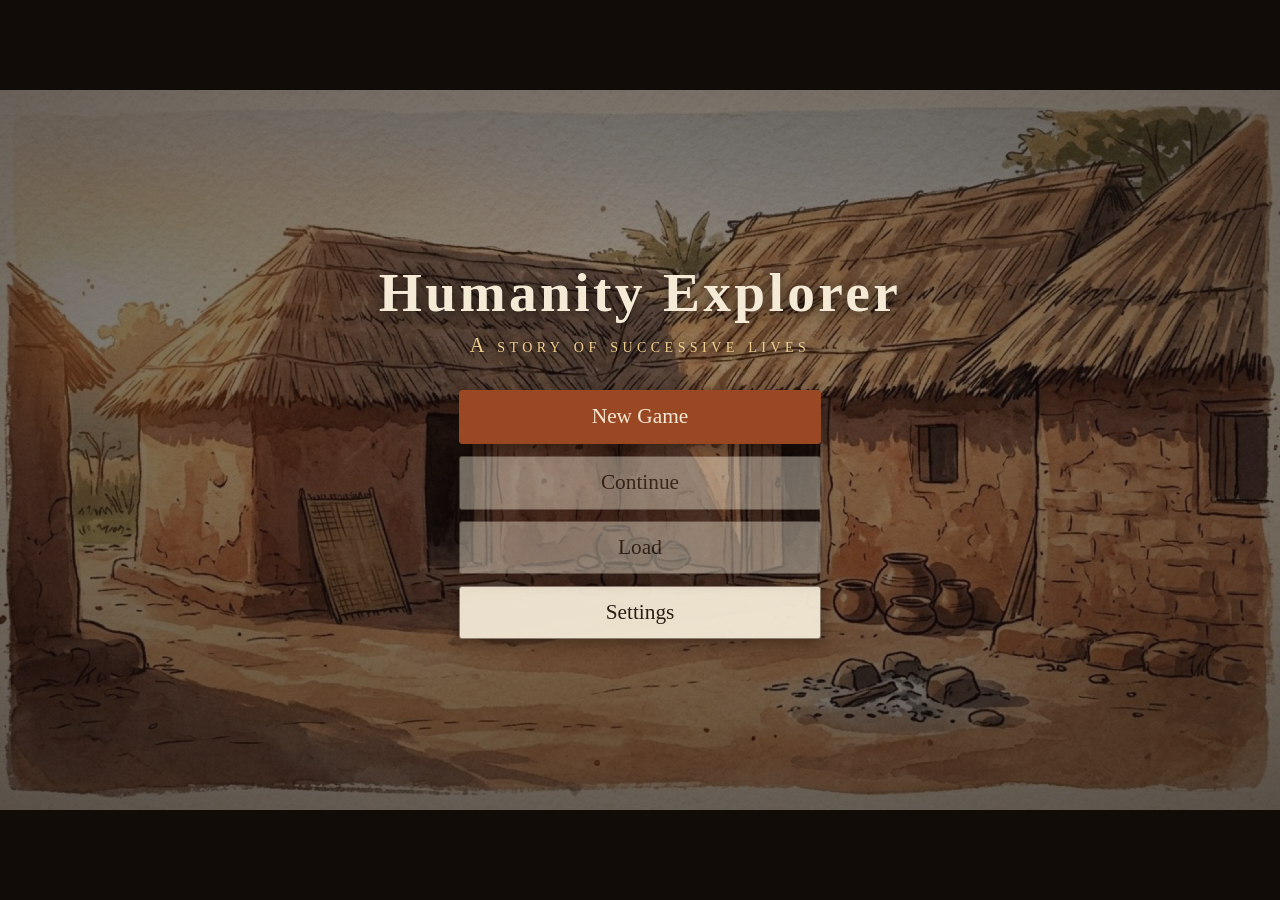
<file: index.html>
<!doctype html>
<html lang="en">
  <head>
    <meta charset="UTF-8" />
    <meta name="viewport" content="width=device-width, initial-scale=1.0, viewport-fit=cover" />
    <meta name="theme-color" content="#0b0810" />
    <title>Humanity Explorer — The Way Home</title>
    <script type="module" crossorigin src="./assets/main-DHP--iPt.js"></script>
    <link rel="modulepreload" crossorigin href="./assets/placeholders-CGOXZXX4.js">
    <link rel="modulepreload" crossorigin href="./assets/mood-HWtBdBc5.js">
    <link rel="modulepreload" crossorigin href="./assets/settings-B_Q3jrXD.js">
    <link rel="modulepreload" crossorigin href="./assets/DialogueBox-wFEgJI5a.js">
    <link rel="stylesheet" crossorigin href="./assets/mood-D3hYzlsK.css">
  </head>
  <body>
    <div id="game">
      <canvas id="stage" aria-hidden="true"></canvas>
      <div id="fade"></div>
      <div id="ui"></div>
    </div>
  </body>
</html>
</file>
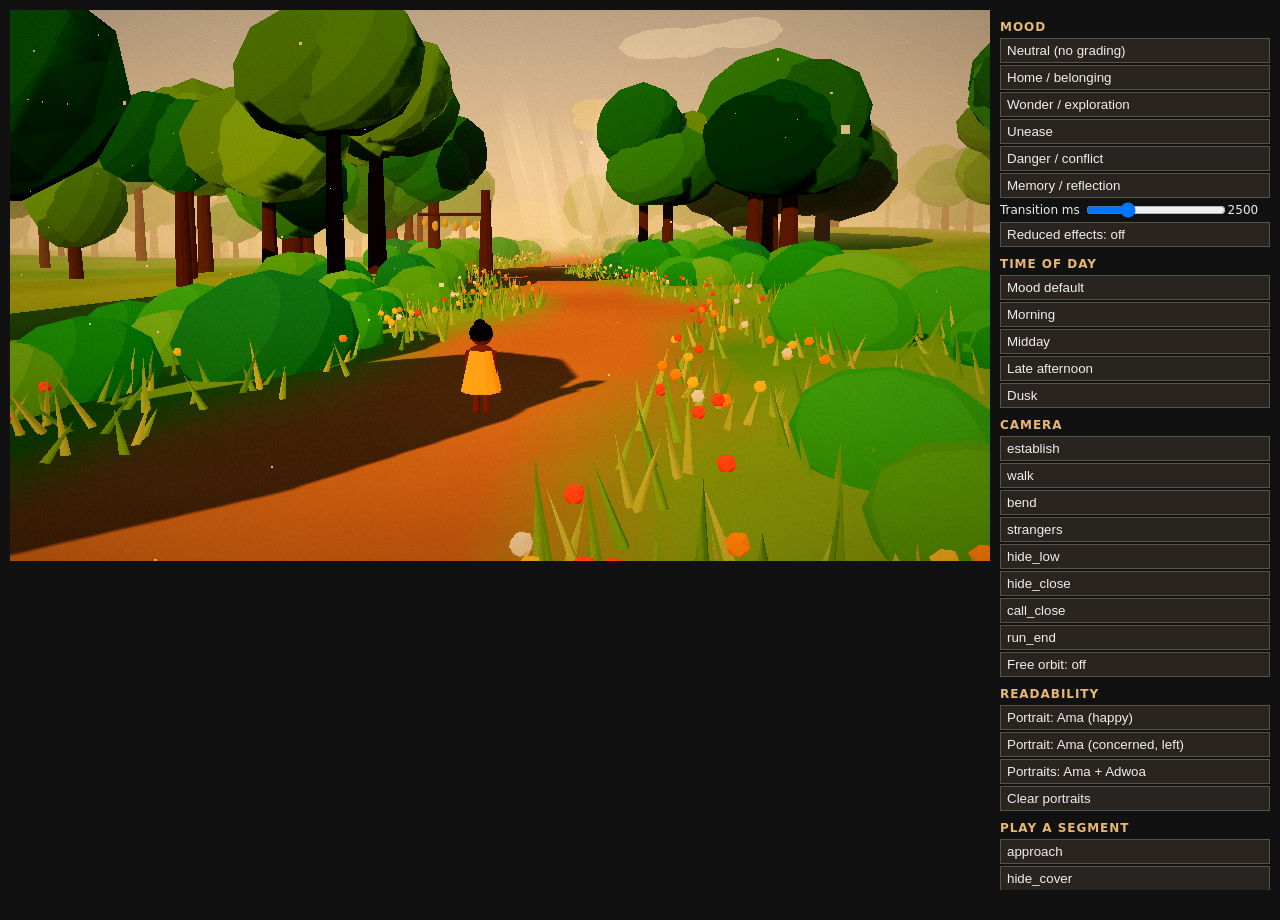
<file: art-test.html>
<!doctype html>
<html lang="en">
  <head>
    <meta charset="UTF-8" />
    <meta name="viewport" content="width=device-width, initial-scale=1.0" />
    <title>Humanity Explorer — Art test</title>
    <script type="module" crossorigin src="./assets/arttest-ChEDw7kr.js"></script>
    <link rel="modulepreload" crossorigin href="./assets/placeholders-CGOXZXX4.js">
    <link rel="modulepreload" crossorigin href="./assets/mood-HWtBdBc5.js">
    <link rel="modulepreload" crossorigin href="./assets/settings-B_Q3jrXD.js">
    <link rel="modulepreload" crossorigin href="./assets/three.module-B3Rqb2Vx.js">
    <link rel="modulepreload" crossorigin href="./assets/World-CC2_HCqn.js">
    <link rel="stylesheet" crossorigin href="./assets/mood-D3hYzlsK.css">
  </head>
  <body class="art-test">
    <div id="game">
      <canvas id="stage" aria-hidden="true"></canvas>
      <div id="fade"></div>
      <div id="ui"></div>
    </div>
    <aside id="panel"></aside>
  </body>
</html>
</file>
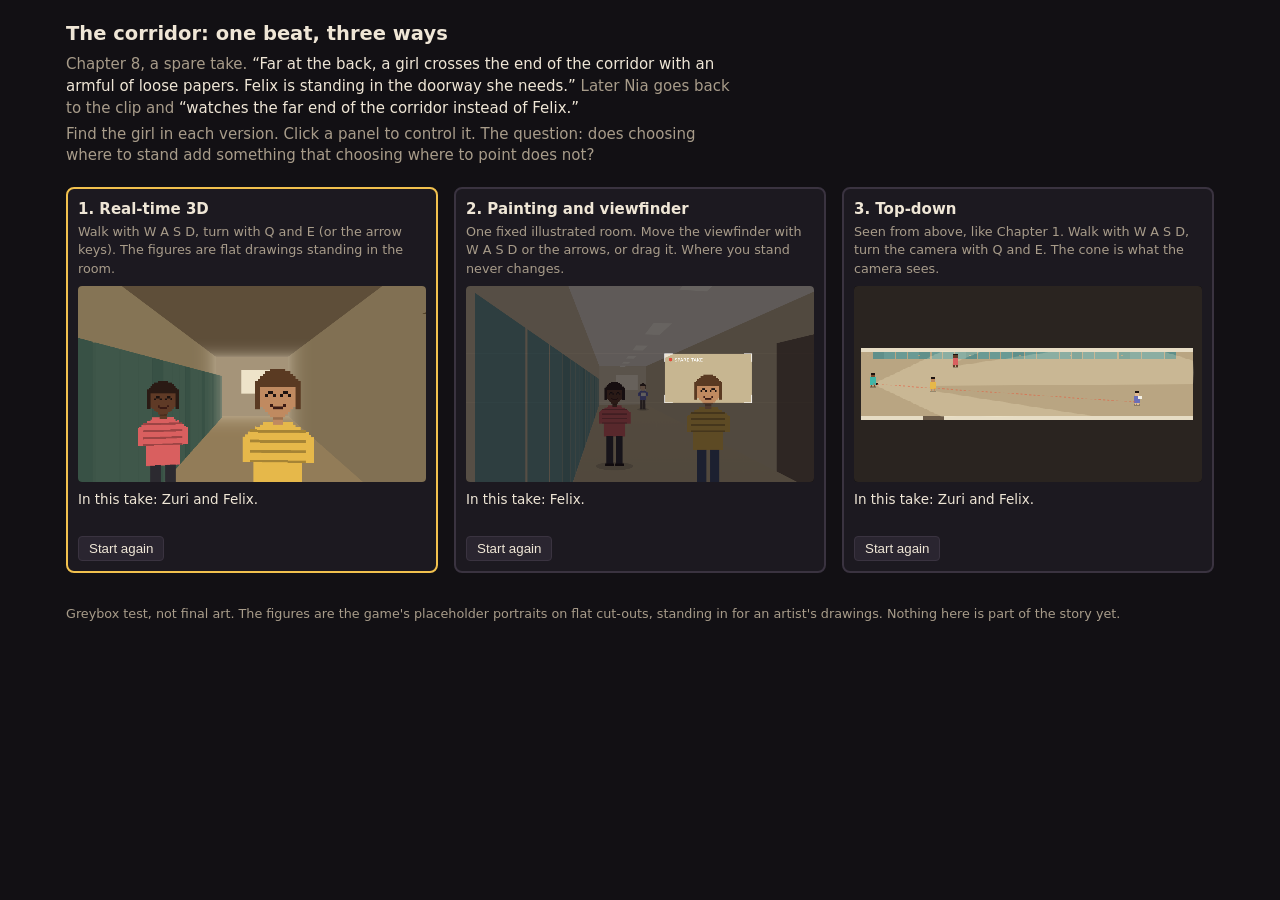
<file: corridor-test.html>
<!doctype html>
<html lang="en">
  <head>
    <meta charset="UTF-8" />
    <meta name="viewport" content="width=device-width, initial-scale=1.0" />
    <title>Corridor Test</title>
    <style>
      :root {
        --bg: #121014;
        --panel: #1c1920;
        --ink: #efe6d6;
        --muted: #a89c8a;
        --gold: #f2c14e;
        --line: #3a3340;
        --found: #8fd18a;
      }
      * {
        box-sizing: border-box;
      }
      body {
        margin: 0;
        background: var(--bg);
        color: var(--ink);
        font: 15px/1.45 system-ui, sans-serif;
      }
      header {
        max-width: 1180px;
        margin: 0 auto;
        padding: 20px 16px 8px;
      }
      h1 {
        font-size: 1.3em;
        margin: 0 0 6px;
      }
      header p {
        margin: 4px 0;
        color: var(--muted);
        max-width: 70ch;
      }
      header q {
        color: var(--ink);
      }
      main {
        max-width: 1180px;
        margin: 0 auto;
        padding: 8px 16px 32px;
        display: grid;
        grid-template-columns: repeat(auto-fit, minmax(340px, 1fr));
        gap: 16px;
      }
      .panel {
        background: var(--panel);
        border: 2px solid var(--line);
        border-radius: 8px;
        padding: 10px;
        outline: none;
      }
      .panel.active {
        border-color: var(--gold);
      }
      .panel h2 {
        font-size: 1em;
        margin: 0 0 2px;
      }
      .panel .how {
        color: var(--muted);
        font-size: 0.85em;
        margin: 0 0 8px;
        min-height: 2.6em;
      }
      .panel canvas {
        display: block;
        width: 100%;
        aspect-ratio: 16 / 9;
        background: #000;
        border-radius: 4px;
        touch-action: none;
        cursor: grab;
      }
      .panel canvas.pixel {
        image-rendering: pixelated;
      }
      .take {
        margin-top: 8px;
        min-height: 3em;
        font-size: 0.9em;
      }
      .take.found {
        color: var(--found);
      }
      .row {
        display: flex;
        gap: 8px;
        align-items: center;
        margin-top: 6px;
        font-size: 0.85em;
        color: var(--muted);
      }
      .row button {
        background: #2a2530;
        color: var(--ink);
        border: 1px solid var(--line);
        border-radius: 4px;
        padding: 4px 10px;
        cursor: pointer;
      }
      .pad {
        display: none;
        gap: 4px;
        margin-top: 6px;
      }
      .pad button {
        flex: 1;
        background: #2a2530;
        color: var(--ink);
        border: 1px solid var(--line);
        border-radius: 4px;
        padding: 8px 0;
      }
      @media (pointer: coarse) {
        .pad {
          display: flex;
        }
      }
      footer {
        max-width: 1180px;
        margin: 0 auto;
        padding: 0 16px 32px;
        color: var(--muted);
        font-size: 0.85em;
      }
    </style>
    <script type="module" crossorigin src="./assets/corridor-COZ32NA-.js"></script>
    <link rel="modulepreload" crossorigin href="./assets/placeholders-CGOXZXX4.js">
    <link rel="modulepreload" crossorigin href="./assets/three.module-B3Rqb2Vx.js">
  </head>
  <body>
    <header>
      <h1>The corridor: one beat, three ways</h1>
      <p>
        Chapter 8, a spare take. <q>Far at the back, a girl crosses the end of the corridor with an armful of loose papers. Felix is
        standing in the doorway she needs.</q> Later Nia goes back to the clip and <q>watches the far end of the corridor instead of
        Felix.</q>
      </p>
      <p>Find the girl in each version. Click a panel to control it. The question: does choosing where to stand add something that choosing where to point does not?</p>
    </header>
    <main id="panels"></main>
    <footer>
      Greybox test, not final art. The figures are the game's placeholder portraits on flat cut-outs, standing in for an artist's
      drawings. Nothing here is part of the story yet.
    </footer>
  </body>
</html>
</file>
<file: assets/mood-D3hYzlsK.css>
:root{--u: 2px;--gold: #e9b872;--ink: #f6ecd9;--night: #140d18;--panel: rgba(18, 12, 22, .9);--border: max(2px, var(--u));--font: ui-monospace, "SF Mono", Menlo, Consolas, "Liberation Mono", monospace}html,body{margin:0;height:100%;background:#050308;overflow:hidden}body{display:flex;align-items:center;justify-content:center}#game{position:relative;overflow:hidden;background:#000;color:var(--ink);font-family:var(--font);font-size:clamp(13px,calc(var(--u) * 8),30px);user-select:none;-webkit-user-select:none;touch-action:manipulation;-webkit-tap-highlight-color:transparent}#game[data-layout=portrait]{font-size:16px;background:#0b0810}#stage{position:absolute;top:0;left:0;image-rendering:crisp-edges;image-rendering:pixelated}#fade{position:absolute;top:0;right:0;bottom:0;left:0;background:#000;opacity:0;pointer-events:none;transition:opacity 0ms linear}#ui,.vn{position:absolute;top:0;right:0;bottom:0;left:0}[hidden]{display:none!important}.dialogue{position:absolute;left:3%;right:3%;bottom:4%;min-height:27%;box-sizing:border-box;padding:1em 1.2em 1.2em;background:var(--panel);border:var(--border) solid var(--gold);box-shadow:0 0 0 var(--border) var(--night),0 calc(var(--border) * 3) 0 #00000059;line-height:1.5;cursor:pointer}[data-layout=portrait] .dialogue{top:calc(var(--u) * 270 + 18px);left:10px;right:10px;bottom:10px;min-height:0;overflow-y:auto}[data-layout=portrait] .nameplate{position:static;display:inline-block;transform:none;margin-bottom:.5em}.dialogue .text{margin:0;white-space:pre-wrap}.dialogue .rest{visibility:hidden}.dialogue.narration .text{font-style:italic;color:#e3d5bd}.dialogue.thought .text{font-style:italic;color:#c9d2e6}.dialogue.thought .nameplate{opacity:.75}.nameplate{position:absolute;top:0;left:1em;transform:translateY(-65%);padding:.1em .8em;background:var(--name, var(--gold));color:var(--night);font-weight:700;letter-spacing:.04em;border:var(--border) solid var(--night)}.more{position:absolute;right:.9em;bottom:.35em;font-size:.7em;color:var(--gold);animation:bob .9s steps(2) infinite}@keyframes bob{50%{transform:translateY(.25em)}}.btn{font:inherit;color:var(--ink);background:var(--panel);border:var(--border) solid var(--gold);box-shadow:0 0 0 var(--border) var(--night);padding:.55em 1em;cursor:pointer;text-align:center;line-height:1.3}.btn:hover:not(:disabled),.btn:focus-visible{background:var(--gold);color:var(--night);outline:none}.btn:disabled{opacity:.45;cursor:default}.choices{position:absolute;top:0;right:0;bottom:33%;left:0;display:flex;flex-direction:column;align-items:center;justify-content:center;gap:.7em;padding:0 6%;background:#06040a73}[data-layout=portrait] .choices{inset:0 0 auto 0;height:calc(var(--u) * 270);padding:0 10px;gap:8px;font-size:14px}.choice{width:min(100%,36em);position:relative;padding-left:2.2em;padding-right:2.2em}.choice .key{position:absolute;left:.7em;opacity:.55}@media (hover: none){.choice{padding-left:1em;padding-right:1em}.choice .key{display:none}}.hud{position:absolute;top:.5em;right:.5em;font-size:.8em;padding:.25em .7em;opacity:.8}.screen{position:absolute;top:0;right:0;bottom:0;left:0;box-sizing:border-box;display:flex;flex-direction:column;align-items:center;justify-content:center;gap:.5em;padding:1em;text-align:center;overflow-y:auto;background:linear-gradient(#08050c59,#08050ccc)}.screen.panel,.screen.pause{background:#08050ce0}.screen.end{background:#000}.screen h1{margin:0;font-size:2.3em;font-weight:700;letter-spacing:.1em;color:var(--gold);text-shadow:calc(var(--border) * 1.5) calc(var(--border) * 1.5) 0 var(--night)}.screen.panel h1,.screen.pause h1{font-size:1.5em}.kicker,.sub{letter-spacing:.28em;text-transform:uppercase;font-size:.8em;color:#d8c7a8}.menu-list{display:flex;flex-direction:column;gap:.6em;margin-top:1.1em;width:min(100%,17em)}.screen.panel .menu-list{width:min(100%,30em)}.end-lines{margin-top:1.2em;color:#d8c7a8;line-height:1.7}.end-lines p{margin:0}.log{width:min(100%,36em);max-height:58%;overflow-y:auto;text-align:left;line-height:1.45;padding:0 .6em;box-sizing:border-box}.log p{margin:.55em 0}.log .who{color:var(--gold);font-weight:700}.log .narr{font-style:italic;color:#d8c7a8}.settings{display:flex;flex-direction:column;gap:.6em;margin-top:1em;width:min(100%,22em)}.settings .row{display:flex;align-items:center;justify-content:space-between;gap:1em}.settings .btn{min-width:7em;padding:.3em .8em}.settings input[type=range]{width:55%;accent-color:var(--gold)}@media (prefers-reduced-motion: reduce){.more{animation:none}}.hud-map{right:5.2em}.mapscreen{justify-content:flex-start;gap:.4em;padding:.7em 1em}.mapscreen h1{font-size:1.2em}.map-board{position:relative;width:min(100%,44em);flex:1 1 auto;min-height:11em;background:#e6d8b8;border:var(--border) solid #8a7350;box-shadow:inset 0 0 0 calc(var(--border) * 2) #d6c59e}.map-board svg{position:absolute;top:0;right:0;bottom:0;left:0;width:100%;height:100%}.map-board line{stroke:#7a6242;stroke-width:.5;stroke-dasharray:1.5 1.2;vector-effect:non-scaling-stroke}.clue{display:flex;flex-direction:column;gap:.15em;align-items:flex-start;text-align:left;font-size:.62em;line-height:1.25;padding:.4em .6em;color:#2a2016;background:#f4ead2;border:var(--border) solid #7a6242;border-left-width:calc(var(--border) * 4);cursor:pointer}.map-board .clue{position:absolute;width:11.5em;transform:translate(-50%,-50%)}.clue-cat{font-size:.8em;font-weight:700;letter-spacing:.12em;text-transform:uppercase}.clue-observed{border-left-color:#3f7d4a}.clue-observed .clue-cat{color:#2f6a3a}.clue-heard{border-left-color:#3b6ea5}.clue-heard .clue-cat{color:#2c5a8c}.clue-inferred{border-left-color:#b9791f}.clue-inferred .clue-cat{color:#96600f}.clue-unknown{border-left-color:#6d5a7a;border-style:dashed}.clue-unknown .clue-cat{color:#5a4868}.clue:hover,.clue:focus-visible{outline:calc(var(--border) * 2) solid var(--gold);outline-offset:var(--border);z-index:2}.clue.selected{background:#fff6c8;outline:calc(var(--border) * 2) solid #2a2016;z-index:2}.clue.fresh{background:#ffe9a8}.map-list{width:min(100%,34em);flex:1 1 auto;min-height:8em;overflow-y:auto;display:flex;flex-direction:column;gap:.35em;text-align:left}.map-list .clue{font-size:.72em}.map-heading{margin:.5em 0 0;font-size:.7em;letter-spacing:.18em;text-transform:uppercase;color:#d8c7a8}.map-info{width:min(100%,44em);box-sizing:border-box;min-height:4.2em;padding:.4em .7em;text-align:left;font-size:.78em;line-height:1.35;border:var(--border) solid #5a4a3c;background:#140e18e6}.map-info strong{color:var(--gold)}.map-info.found strong{color:#ffd76a}.map-info.miss strong{color:#d8c7a8}.map-info p{margin:.2em 0 0}.map-actions{display:flex;flex-wrap:wrap;justify-content:center;gap:.5em;font-size:.8em}.clue{font-family:inherit}.clue-private{border-left-color:#8c3b3b;background:#efe2cf}.clue-private .clue-cat{color:#7a2f2f}.choice-heading{font-size:.85em;letter-spacing:.24em;text-transform:uppercase;color:var(--gold);text-shadow:var(--border) var(--border) 0 var(--night)}.clue-reflection{border-left-color:#6f5aa8;background:#ece6f2}.clue-reflection .clue-cat{color:#57458c}.choices.observer{background:#040308d1;gap:1em}.choices.observer .choice{background:transparent;border-color:transparent;box-shadow:none;font-style:italic;color:#e8e0d0}.choices.observer .choice:hover,.choices.observer .choice:focus-visible{background:transparent;color:var(--gold);border-bottom-color:var(--gold)}.choices.observer .key{display:none}.clue-memory{border-left-color:#a0623a}.clue-memory .clue-cat{color:#8a5230}.clue-inherited{border-left-color:#3f8f8f;background:#e6efec}.clue-inherited .clue-cat{color:#2f7474}.archive-prompt{gap:1em}.archive-lives{list-style:none;margin:0;padding:0;color:#d8c7a8;line-height:1.8}.archive .clue{cursor:default;font-size:.72em}.clue-detail{font-size:.95em;color:#4a3c2c}.archive-note{margin:.2em 0;font-size:.78em;font-style:italic;color:#e8dcc0}.archive-foot{margin:0;font-size:.68em;letter-spacing:.08em;color:#a89a80}.btn.primary{border-color:#ffd76a}.archive-compare{display:grid;grid-template-columns:1fr 1fr;gap:.8em;width:100%;font-size:.74em;color:#e8dcc0}.archive-compare p{margin:0;padding:.6em .8em;border:1px solid rgba(232,220,192,.25);border-radius:4px;display:flex;flex-direction:column;gap:.3em}.archive-compare-name{font-size:.8em;letter-spacing:.1em;text-transform:uppercase;color:#a89a80}.clue-documented{border-left-color:#3f7d4a}.clue-documented .clue-cat{color:#2f6a3a}.clue-reported{border-left-color:#3b6ea5}.clue-reported .clue-cat{color:#2c5a8c}.clue-unconfirmed{border-left-color:#b07a2a;border-left-style:dashed}.clue-unconfirmed .clue-cat{color:#8a5d18}canvas.world{position:absolute;top:0;left:0;display:block}.world-hud{position:absolute;top:0;right:0;bottom:0;left:0;pointer-events:none;font-family:var(--font);color:#f6ecd8}body[data-exploring] #ui{pointer-events:none}.world-hud.interactive{pointer-events:auto;touch-action:none}.world-objective{position:absolute;top:.6em;left:.7em;font-size:.72em;letter-spacing:.04em;padding:.3em .7em;background:#140e0a8c;border-left:3px solid #e9b872;max-width:60%}.world-prompt{position:absolute;bottom:9%;left:50%;transform:translate(-50%);font-size:.8em;padding:.35em .9em;background:#140e0ab8;border:1px solid rgba(233,184,114,.7);border-radius:999px;white-space:nowrap}.world-prompt:before{content:"E";display:inline-block;margin-right:.5em;padding:0 .4em;border-radius:3px;background:#e9b872;color:#1a120c;font-weight:700}@media (hover: none){.world-prompt:before{content:"Tap"}}.world-caption{position:absolute;top:14%;left:50%;max-width:70%;transform:translate(-50%) rotate(-.6deg);font-size:.86em;line-height:1.4;padding:.6em .9em;background:#f7f0e1;color:#1d1510;border:2px solid #1d1510;box-shadow:4px 4px #00000073;opacity:0}.world-caption.in{animation:caption-in .42s ease-out forwards}@keyframes caption-in{0%{opacity:0;transform:translate(-50%) translateY(-6px) rotate(-.6deg)}to{opacity:1;transform:translate(-50%) rotate(-.6deg)}}.world-hint{position:absolute;bottom:18%;left:50%;transform:translate(-50%);font-size:.7em;font-style:italic;opacity:.9;text-shadow:0 1px 3px #000}.letterbox{position:absolute;left:0;right:0;height:0;background:#000;transition:height .6s ease}.letterbox.top{top:0}.letterbox.bottom{bottom:0}.world-hud.boxed .letterbox{height:9%}.cut-in{position:absolute;top:12%;right:18%;bottom:12%;left:18%;background:#f7f0e1;border:3px solid #1d1510;clip-path:polygon(6% 0,100% 0,94% 100%,0 100%);display:flex;align-items:flex-end;justify-content:center;overflow:hidden;opacity:0;transform:scale(1.04);transition:opacity .22s ease,transform 2s ease-out}.cut-in.in{opacity:1;transform:scale(1)}.cut-in canvas{height:100%;image-rendering:pixelated}.touch-stick{position:absolute;width:64px;height:64px;margin:-32px 0 0 -32px;border-radius:50%;border:2px solid rgba(255,255,255,.5);background:#ffffff14}.hud-auto{right:auto;left:.5em}.hud-skip{right:auto;left:4.6em}.hud[aria-pressed=true]{opacity:1}@media (prefers-reduced-motion: reduce){.letterbox,.cut-in{transition-duration:1ms}.world-caption.in{animation-duration:1ms}}body.art-test{display:flex;align-items:flex-start;gap:10px;padding:10px;background:#111}body.art-test #game{position:relative;flex:none}body.art-test #panel{width:270px;color:#eee;font:12px system-ui,sans-serif;max-height:calc(100vh - 20px);overflow:auto}body.art-test #panel h3{margin:10px 0 4px;font-size:12px;text-transform:uppercase;letter-spacing:.08em;color:#e9b872}body.art-test #panel button{display:block;width:100%;margin:2px 0;padding:4px 6px;text-align:left;background:#2a2420;color:#eee;border:1px solid #554;cursor:pointer}body.art-test #panel input[type=range]{width:140px;vertical-align:middle}.play{position:absolute;top:0;right:0;bottom:0;left:0;z-index:5;font-family:var(--font);color:#f6ecd8;touch-action:none;animation:play-in .45s ease-out;transition:opacity .45s}.play.leaving{opacity:0}@keyframes play-in{0%{opacity:0}}.play canvas{position:absolute;top:0;left:0;width:calc(var(--u) * 480);height:calc(var(--u) * 270);image-rendering:pixelated;image-rendering:crisp-edges;background:#000}.play canvas.painted{image-rendering:auto}.play-objective,.play-clock{position:absolute;top:.6em;padding:.25em .7em;background:#08050cb8;font-size:.85em;letter-spacing:.06em}.play-objective{left:.6em;max-width:70%}.play-clock{right:.6em;font-variant-numeric:tabular-nums}.play-clock.low{color:#ff9a7a}.play-prompt{position:absolute;left:50%;bottom:4.6em;transform:translate(-50%);font-size:.85em;white-space:nowrap}.play-caption{position:absolute;left:50%;bottom:.8em;transform:translate(-50%);width:min(92%,34em);padding:.55em .9em;background:#08050cdb;border:var(--border) solid #6b5a43;line-height:1.45;font-size:.95em}.play-caption b{color:var(--gold);margin-right:.5em}[data-layout=portrait] .play-caption{top:calc(var(--u) * 270 + .6em);bottom:auto}[data-layout=portrait] .play-prompt{top:calc(var(--u) * 270 - 2.6em);bottom:auto}body[data-playing] #ui{pointer-events:none}.choice-timer{height:calc(var(--border) * 2);background:#f6ecd82e;margin-bottom:.5em}.choice-timer-fill{height:100%;width:100%;background:var(--gold);transition:width 60ms linear}.screen.end.fail h1{color:#d8c7a8;font-size:1.5em;letter-spacing:.06em}.screen.end.fail .kicker{color:#b9705c}.art-badge{position:absolute;top:0;left:50%;transform:translate(-50%);z-index:6;padding:2px 6px;white-space:nowrap;font:10px system-ui,sans-serif;color:#1a1208;background:#e9b872d9;pointer-events:none}html:has(body.art-compare),body.art-compare{height:auto;overflow:auto}body.art-compare{display:block;padding:10px 12px 24px;background:#111;color:#eee;font:12px system-ui,sans-serif}body.art-compare .note{margin-bottom:8px;color:#e9b872}body.art-compare .group{display:flex;flex-wrap:wrap;align-items:center;gap:4px;margin:4px 0}body.art-compare .group .title{width:100px;text-transform:uppercase;letter-spacing:.08em;color:#e9b872}body.art-compare .pick{padding:4px 8px;font:inherit;color:#eee;background:#2a2420;border:1px solid #554;cursor:pointer}body.art-compare .pick[aria-pressed=true]{color:#140d18;background:#e9b872}body.art-compare #views{display:flex;flex-wrap:wrap;gap:16px;margin-top:12px}body.art-compare #views.stacked{flex-direction:column}body.art-compare .view{margin:0}body.art-compare figcaption{margin-bottom:4px}body.art-compare .game{position:relative;overflow:hidden;background:#000;color:var(--ink);font-family:var(--font);font-size:clamp(13px,calc(var(--u) * 8),30px)}body.art-compare .game[data-layout=portrait]{font-size:16px;background:#0b0810}body.art-compare .stage{position:absolute;top:0;left:0;image-rendering:crisp-edges;image-rendering:pixelated}.dev-skip{position:fixed;left:8px;bottom:8px;z-index:1000;font-size:12px;padding:4px 10px;opacity:.55;background:#5a1e2a;border-color:#c0566a}.dev-skip:hover,.dev-skip:focus-visible{opacity:1}#game[data-art=hd]{--paper: #f4ead6;--paper-deep: #e8d8b8;--paper-wash: rgba(244, 234, 214, .95);--ink-dark: #2b1d14;--ink-soft: #5e4836;--sienna: #9a4724;--ochre: #c58a35;--ochre-light: #f1cf8f;--shade: rgba(36, 22, 12, .5);--serif: "Iowan Old Style", "Palatino Linotype", Palatino, "Book Antiqua", Georgia, serif;font-family:var(--serif);background:#1d140d}#game[data-art=hd] .dialogue{color:var(--ink-dark);background:radial-gradient(120% 140% at 50% 0%,rgba(255,250,238,.7),transparent 60%),radial-gradient(90% 120% at 100% 100%,rgba(197,138,53,.12),transparent 70%),var(--paper-wash);border:1px solid rgba(43,29,20,.55);border-radius:3px;box-shadow:inset 0 0 0 .35em var(--paper-wash),inset 0 0 0 calc(.35em + 1px) #2b1d1459,0 .5em 1.6em var(--shade);padding:1.15em 1.5em 1.3em;line-height:1.55;font-size:1.08em}#game[data-art=hd] .dialogue.narration .text{color:var(--ink-soft)}#game[data-art=hd] .dialogue.thought .text{color:#34506f}#game[data-art=hd] .nameplate{background:var(--paper);color:var(--ink-dark);border:1px solid rgba(43,29,20,.55);border-bottom:.22em solid var(--name, var(--ochre));border-radius:3px 3px 0 0;padding:.12em .9em .08em;font-variant:small-caps;letter-spacing:.08em;font-size:1.02em;box-shadow:0 .2em .6em var(--shade)}#game[data-art=hd] .more{color:var(--sienna);animation-timing-function:ease-in-out}#game[data-art=hd] .btn{color:var(--ink-dark);background:var(--paper-wash);border:1px solid rgba(43,29,20,.5);border-radius:3px;box-shadow:0 .2em .7em var(--shade);font-family:var(--serif);transition:background .16s ease,color .16s ease,transform .16s ease}#game[data-art=hd] .btn:hover:not(:disabled),#game[data-art=hd] .btn:focus-visible{background:var(--sienna);color:var(--paper);border-color:var(--sienna);transform:translateY(-1px)}#game[data-art=hd] .btn.primary{border-color:var(--sienna);box-shadow:inset 0 0 0 1px var(--sienna),0 .2em .7em var(--shade)}#game[data-art=hd] .hud{font-size:.78em;padding:.2em .75em;opacity:.88}#game[data-art=hd] .hud[aria-pressed=true]{background:var(--ochre);color:var(--ink-dark);opacity:1}#game[data-art=hd] .choices{background:linear-gradient(#24160c2e,#24160c80);gap:.6em}#game[data-art=hd] .choice{text-align:left;padding:.6em 1.2em .6em 2.6em;line-height:1.35}#game[data-art=hd] .choice .key{left:.9em;color:var(--sienna);opacity:.8;font-variant-numeric:oldstyle-nums}#game[data-art=hd] .choice:hover .key,#game[data-art=hd] .choice:focus-visible .key{color:var(--ochre-light)}#game[data-art=hd] .choice-heading{color:var(--paper);text-shadow:0 1px 6px rgba(0,0,0,.7);font-variant:small-caps;text-transform:none;letter-spacing:.16em;font-size:1em}#game[data-art=hd] .choice-timer{height:.28em;border-radius:1em;background:#f4ead659;overflow:hidden}#game[data-art=hd] .choice-timer-fill{background:var(--ochre)}#game[data-art=hd] .choices.observer{background:#18100ac7}#game[data-art=hd] .choices.observer .choice{color:var(--paper);background:transparent;border-color:transparent;box-shadow:none;text-align:center;padding-left:1.2em}#game[data-art=hd] .choices.observer .choice:hover,#game[data-art=hd] .choices.observer .choice:focus-visible{color:var(--ochre-light);background:transparent;transform:none}#game[data-art=hd] .screen{background:radial-gradient(120% 100% at 50% 40%,#24160c26,#180e08b8)}#game[data-art=hd] .screen h1{color:var(--paper);font-weight:600;letter-spacing:.06em;font-size:2.6em;text-shadow:0 2px 14px rgba(0,0,0,.65)}#game[data-art=hd] .kicker,#game[data-art=hd] .sub{color:var(--ochre-light);font-variant:small-caps;text-transform:none;letter-spacing:.22em;font-size:.95em;text-shadow:0 1px 6px rgba(0,0,0,.7)}#game[data-art=hd] .menu-list{gap:.55em}#game[data-art=hd] .screen.panel:not(.mapscreen),#game[data-art=hd] .screen.pause{color:var(--ink-dark);background:radial-gradient(130% 90% at 50% 0%,rgba(255,250,238,.6),transparent 70%),var(--paper-wash)}#game[data-art=hd] .screen.panel:not(.mapscreen) h1,#game[data-art=hd] .screen.pause h1{color:var(--ink-dark);text-shadow:none;font-size:1.7em}#game[data-art=hd] .screen.panel:not(.mapscreen) .kicker,#game[data-art=hd] .screen.panel:not(.mapscreen) .sub,#game[data-art=hd] .screen.pause .kicker,#game[data-art=hd] .screen.pause .sub{color:var(--sienna);text-shadow:none}#game[data-art=hd] .screen.panel:not(.mapscreen) .btn,#game[data-art=hd] .screen.pause .btn{box-shadow:none}#game[data-art=hd] .settings .row{padding-bottom:.45em;border-bottom:1px dotted rgba(43,29,20,.3)}#game[data-art=hd] .settings input[type=range]{accent-color:var(--sienna)}#game[data-art=hd] .log .who{color:var(--sienna);font-variant:small-caps;letter-spacing:.05em}#game[data-art=hd] .log .narr{color:var(--ink-soft)}#game[data-art=hd] .screen.end{background:radial-gradient(100% 100% at 50% 45%,#2a1d13,#0d0906)}#game[data-art=hd] .end-lines{color:var(--paper-deep);font-style:italic;line-height:1.8}#game[data-art=hd] .screen.end.fail h1{color:var(--paper);font-style:italic;font-weight:500}#game[data-art=hd] .screen.end.fail .kicker{color:#d99a7d}#game[data-art=hd] .play{font-family:var(--serif)}#game[data-art=hd] .play-objective,#game[data-art=hd] .play-clock{color:var(--ink-dark);background:var(--paper-wash);border:1px solid rgba(43,29,20,.45);border-radius:3px;box-shadow:0 .2em .6em var(--shade);letter-spacing:.02em;font-style:italic}#game[data-art=hd] .play-clock{font-style:normal}#game[data-art=hd] .play-clock.low{color:var(--sienna)}#game[data-art=hd] .play-caption{color:var(--ink-dark);background:var(--paper-wash);border:1px solid rgba(43,29,20,.55);border-radius:3px;box-shadow:inset 0 0 0 .3em var(--paper-wash),inset 0 0 0 calc(.3em + 1px) #2b1d144d,0 .4em 1.2em var(--shade);padding:.75em 1.1em}#game[data-art=hd] .play-caption b{color:var(--sienna);font-variant:small-caps;letter-spacing:.05em}#game[data-art=hd] .play-prompt{border-radius:999px;padding:.35em 1.1em}body:has(#game[data-art=hd]){background:#120c08}#game[data-art=hd][data-layout=portrait]{background:#1d140d}
</file>
